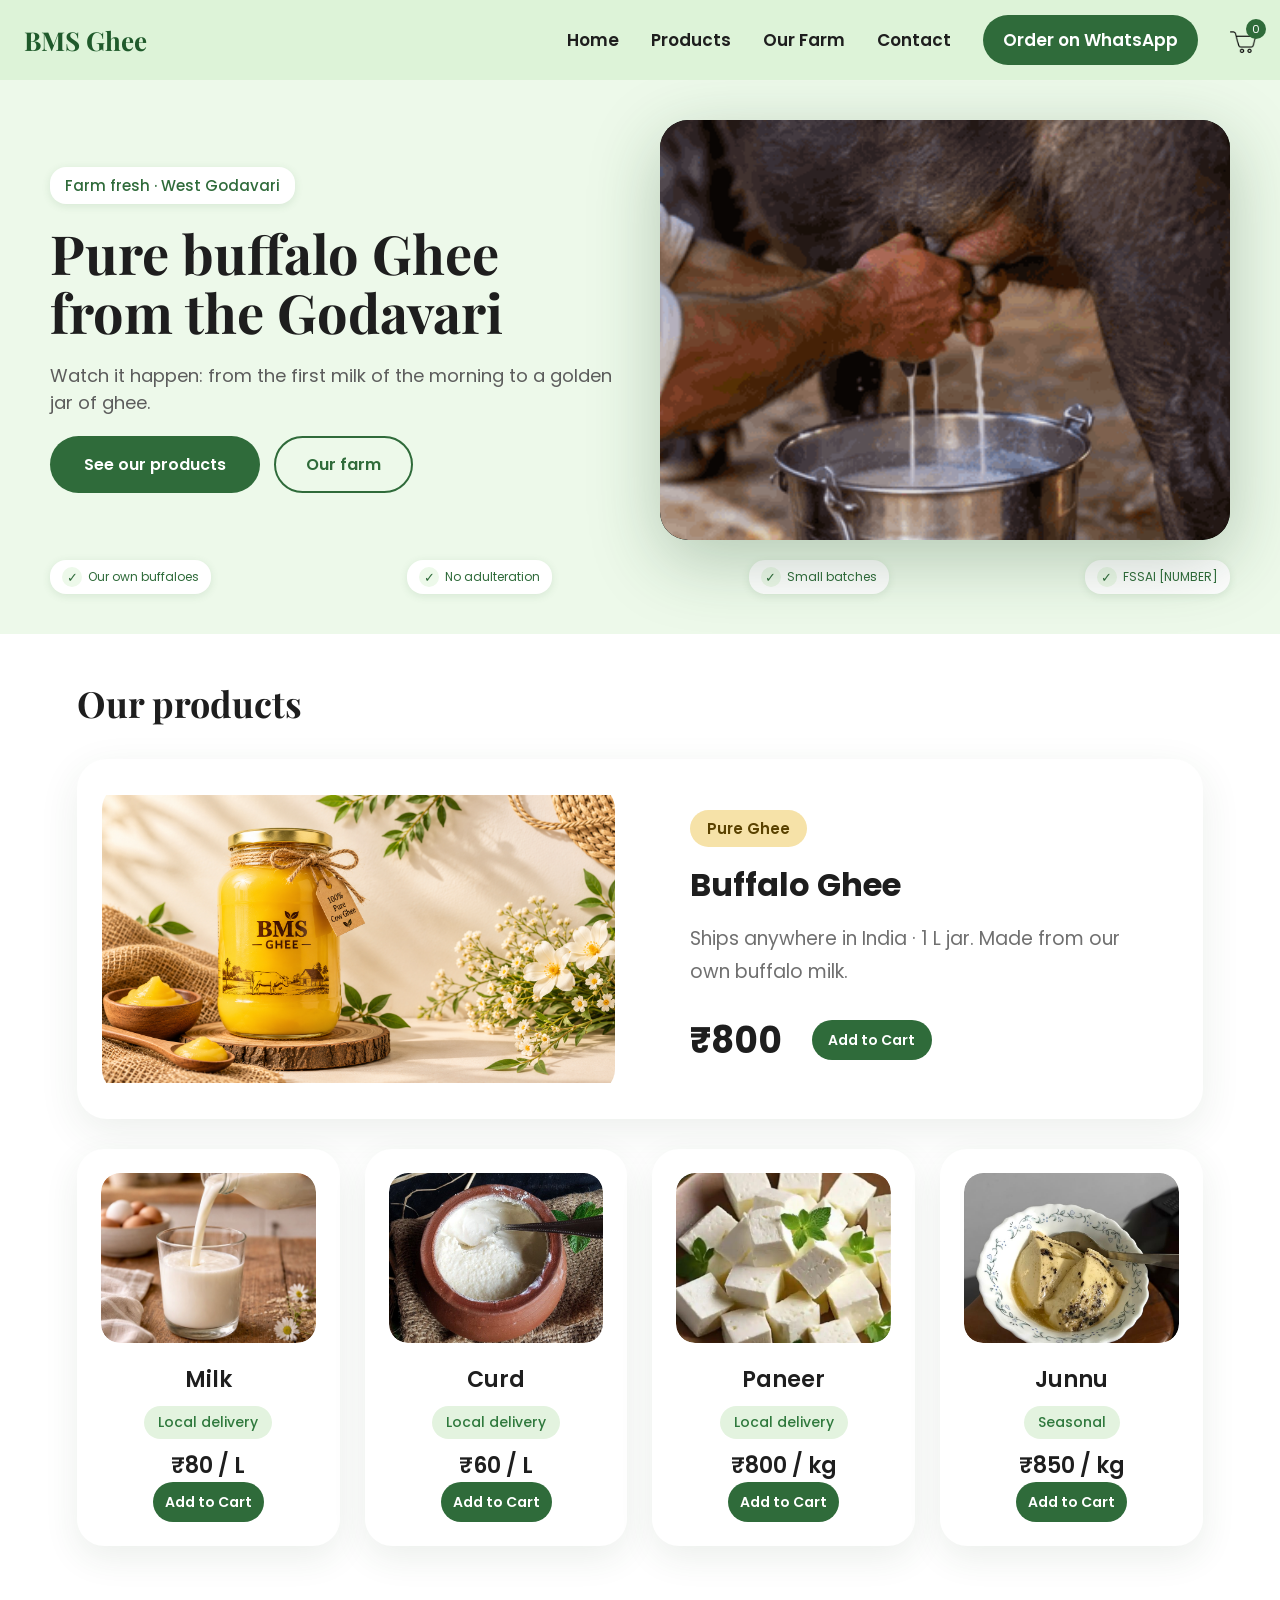
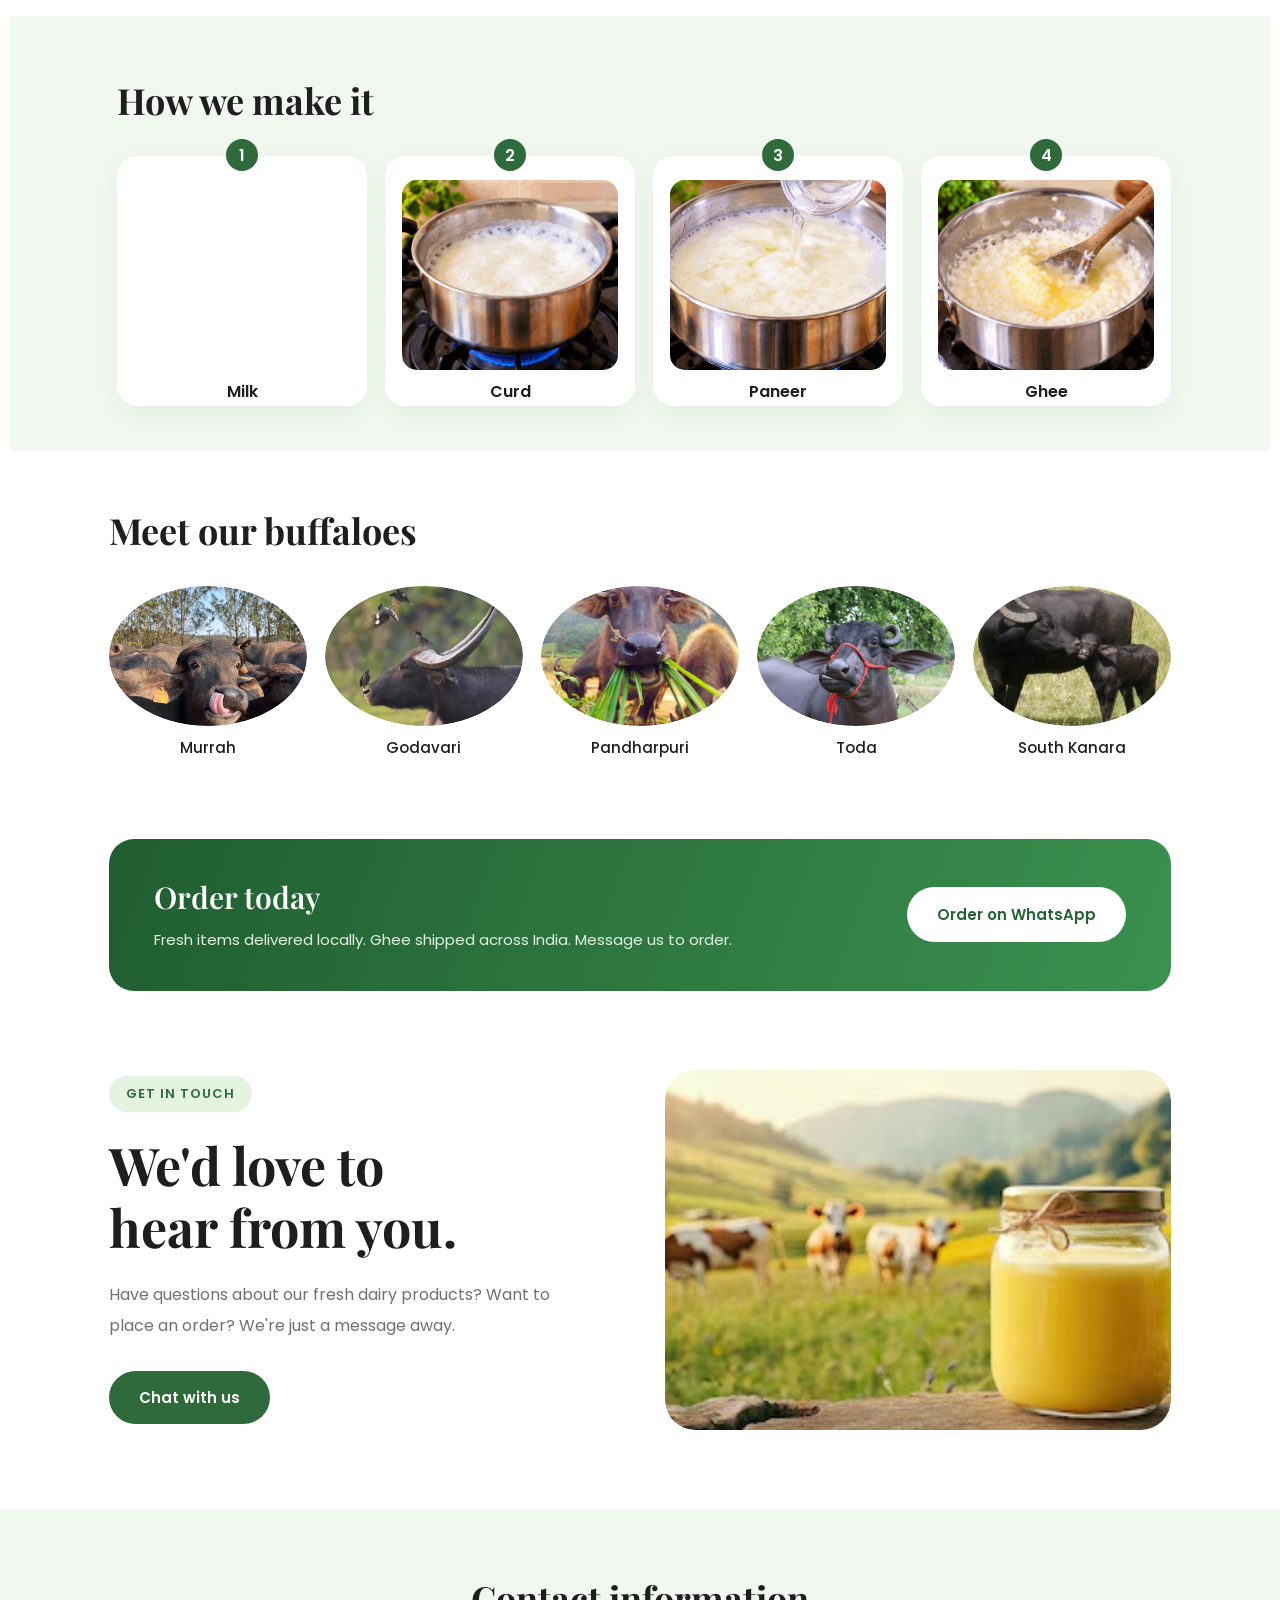
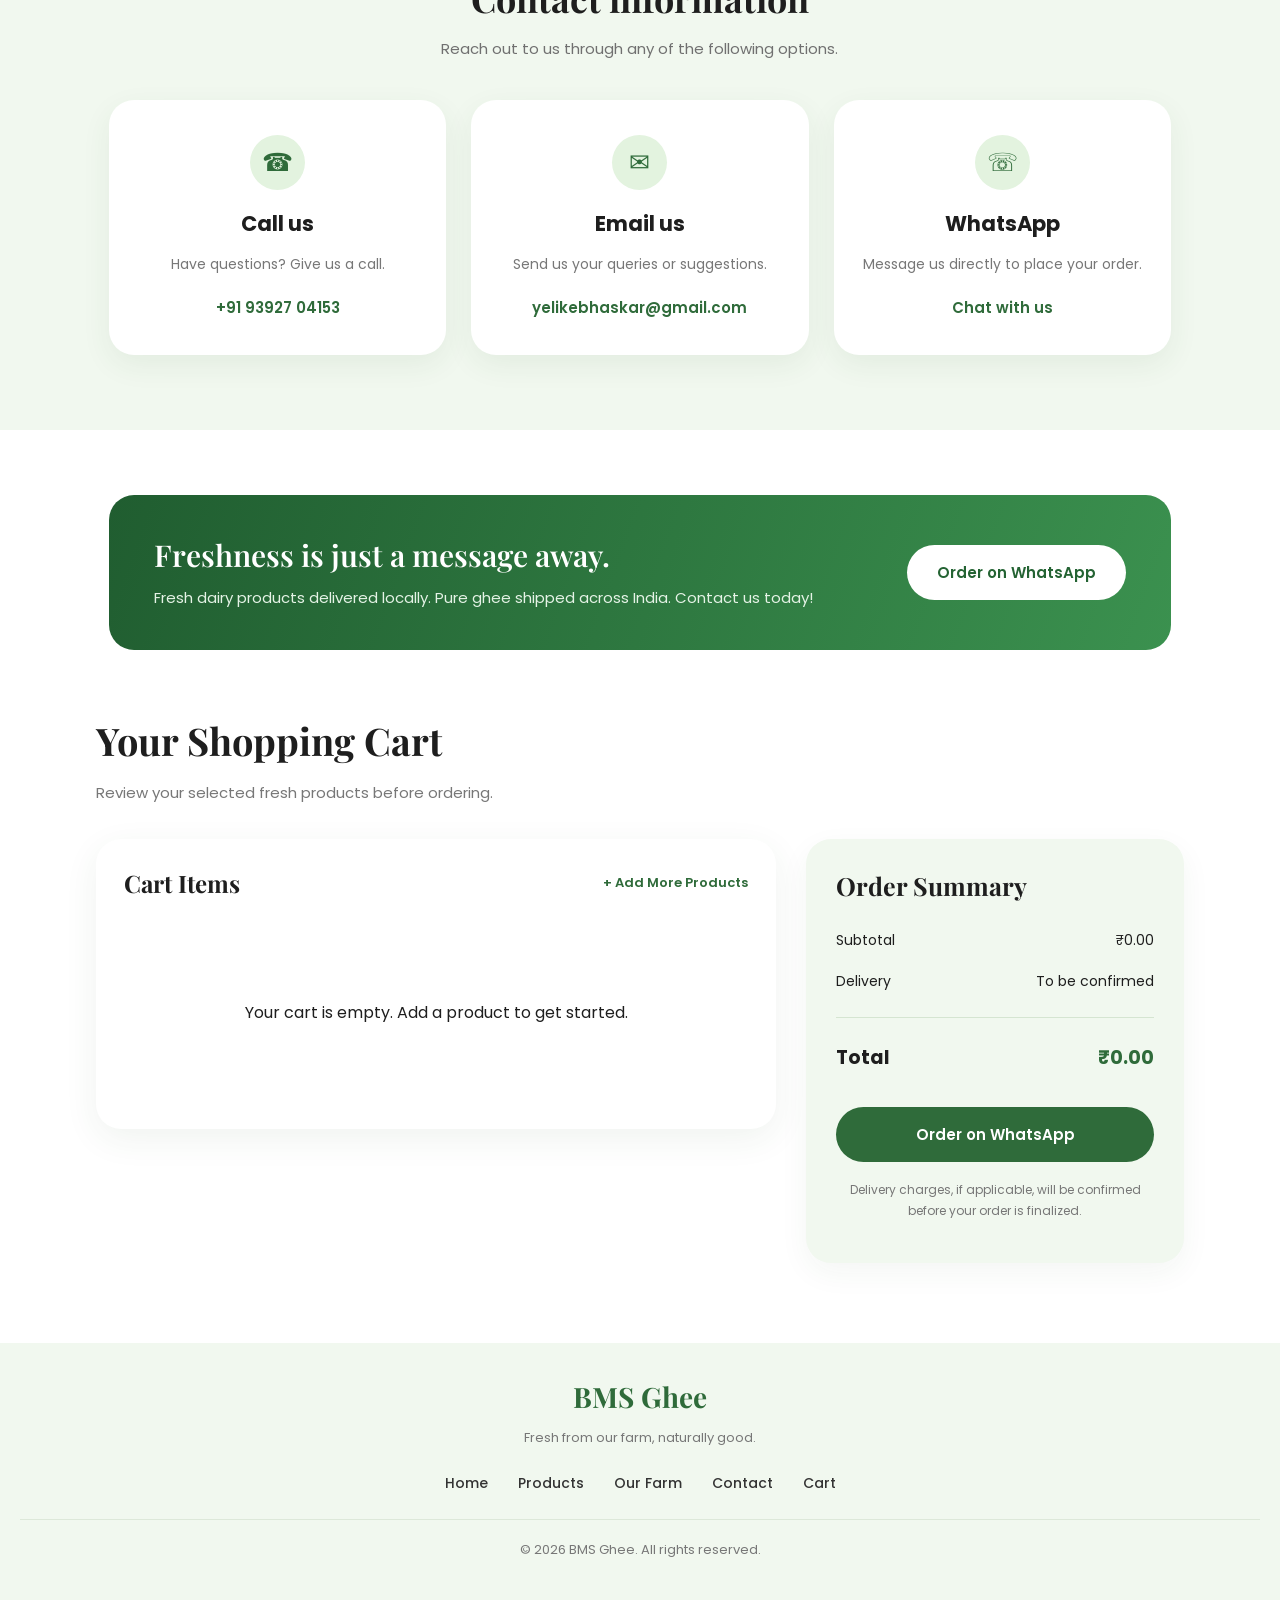
<file: index.html>
<!DOCTYPE html>
<html lang="en">
<head>
    <meta charset="UTF-8">
    <meta name="viewport" content="width=device-width, initial-scale=1.0">
    <title>BMS Ghee</title>
    <link rel="stylesheet" href="./assets/css/index.css">
    <link rel="stylesheet" href="./assets/css/products.css">
    <link rel="stylesheet" href="./assets/css/farm.css">
    <link rel="stylesheet" href="./assets/css/contact.css">
    <link rel="stylesheet" href="./assets/css/cart.css">
    <link rel="stylesheet" href="./assets/css/responsive.css">
    <link rel="preconnect" href="https://fonts.googleapis.com">
    <link rel="preconnect" href="https://fonts.gstatic.com" crossorigin>
    <link href="https://fonts.googleapis.com/css2?family=Playfair+Display:wght@600;700&family=Poppins:wght@400;500;600;700&display=swap" rel="stylesheet">
    <style>
        html {
            scroll-behavior: smooth;
            scroll-padding-top: 80px;
        }

        #site-header {
            position: sticky;
            top: 0;
            z-index: 10;
        }

        .page-section {
            scroll-margin-top: 80px;
        }
    </style>
</head>
<body>
    <header id="site-header">
        <div id="container">
            <a href="#home" class="logo">BMS Ghee</a>
            <button class="menu-toggle" type="button" aria-label="Open menu" aria-controls="main-navigation" aria-expanded="false">
                <span></span>
                <span></span>
                <span></span>
            </button>
            <nav id="main-navigation" class="site-nav" aria-label="Main navigation">
                <ul id="menu-cart">
                    <li><a href="#home" class="nav-link">Home</a></li>
                    <li><a href="#products" class="nav-link">Products</a></li>
                    <li><a href="#farm-section" class="nav-link">Our Farm</a></li>
                    <li><a href="#contact" class="nav-link">Contact</a></li>
                    <li><a href="#products" class="nav-link" id="order">Order on WhatsApp</a></li>
                    <li id="cart">
                        <a href="#cart-section" aria-label="Go to shopping cart">
                            <img id="cart-image" src="./assets/images/trolley.png" alt="Cart">
                            <span id="cart-count">0</span>
                        </a>
                    </li>
                </ul>
            </nav>
        </div>
    </header>

    <main>
        <section id="home" class="page-section">
            <div id="hero">
                <div id="hero-inner">
                    <p id="farm">Farm fresh · West Godavari</p>
                    <h1 id="pure">Pure buffalo Ghee from the Godavari</h1>
                    <p id="watch">Watch it happen: from the first milk of the morning to a golden jar of ghee.</p>
                    <div class="buttons">
                        <a class="btn btn-solid" href="#products">See our products</a>
                        <a class="btn btn-outline" href="#farm-section">Our farm</a>
                    </div>
                </div>
                <div id="hero-two">
                    <img id="img" src="./assets/images/From Buffalo Milk to Golden Ghee.gif" alt="From buffalo milk to golden ghee">
                </div>
                <ul id="destag">
                    <li><button class="correctbut" type="button" aria-label="Yes">✓</button> Our own buffaloes</li>
                    <li><button class="correctbut" type="button" aria-label="Yes">✓</button> No adulteration</li>
                    <li><button class="correctbut" type="button" aria-label="Yes">✓</button> Small batches</li>
                    <li><button class="correctbut" type="button" aria-label="Yes">✓</button> FSSAI [NUMBER]</li>
                </ul>
            </div>
        </section>

        <section id="products" class="products-section page-section">
            <h2 class="section-title">Our products</h2>
            <div class="featured-product">
                <div class="featured-image">
                    <img id="first" src="./assets/images/products/main.png" alt="BMS Buffalo Ghee">
                </div>
                <div class="featured-details">
                    <span class="product-tag">Pure Ghee</span>
                    <h2 class="name">Buffalo Ghee</h2>
                    <p class="product-description">Ships anywhere in India · 1 L jar. Made from our own buffalo milk.</p>
                    <div class="featured-bottom">
                        <h2 class="price">₹800</h2>
                        <button type="button" class="add-cart" data-name="Buffalo Ghee" data-price="800">Add to Cart</button>
                    </div>
                </div>
            </div>

            <div class="other-products">
                <div class="product-card">
                    <div  class="small-product-image"><img id="milkimg" src="assets/images/products/milk.jpg" alt="Milk"></div>
                    <h3 class="milk">Milk</h3>
                    <span class="delivery-tag">Local delivery</span>
                    <p class="small-price">₹80 / L</p>
                    <button type="button" class="add-cart" data-name="Milk" data-price="80">Add to Cart</button>
                </div>
                <div class="product-card">
                    <div class="small-product-image"><img id="curd" src="./assets/images/products/curd.jpg" alt="Curd"></div>
                    <h3 class="curd">Curd</h3>
                    <span class="delivery-tag">Local delivery</span>
                    <p class="small-price">₹60 / L</p>
                    <button type="button" class="add-cart" data-name="Curd" data-price="60">Add to Cart</button>
                </div>
                <div class="product-card">
                    <div class="small-product-image"><img id="paneer" src="./assets/images/products/paneer.jpg" alt="Paneer"></div>
                    <h3 class="paneer">Paneer</h3>
                    <span class="delivery-tag">Local delivery</span>
                    <p class="small-price">₹800 / kg</p>
                    <button type="button" class="add-cart" data-name="Paneer" data-price="800">Add to Cart</button>
                </div>
                <div class="product-card">
                    <div class="small-product-image"><img id="junnu" src="./assets/images/products/junnu.jpg" alt="Junnu"></div>
                    <h3 class="junnu">Junnu</h3>
                    <span class="delivery-tag seasonal">Seasonal</span>
                    <p class="small-price">₹850 / kg</p>
                    <button type="button" class="add-cart" data-name="Junnu" data-price="850">Add to Cart</button>
                </div>
            </div>
        </section>

        <section id="farm-section" class="page-section">
            <section class="process-section">
                <div class="section-container">
                    <h2 class="section-title">How we make it</h2>
                    <div class="process-cards">
                        <div class="process-card">
                            <span class="step-number">1</span>
                            <video class="process-video" autoplay muted loop playsinline preload="metadata">
                                <source src="./assets/images/buffalos/milk video.mp4" type="video/mp4">
                             
                            </video>
                            <h3>Milk</h3>
                        </div>
                        <div class="process-card">
                            <span class="step-number">2</span>
                            <!-- <video class="process-video" controls playsinline preload="metadata"> -->
                                <img class="process-video" src="./assets/images/buffalos/curd video.gif">
                                <!-- <source src="./assets/videos/curd.mp4" type="video/mp4"> -->
                              
                            </video>
                            <h3>Curd</h3>
                        </div>
                        <div class="process-card">
                            <span class="step-number">3</span>
                            <!-- <video class="process-video" controls playsinline preload="metadata">
                                 <source src="./assets/videos/butter.mp4" type="video/mp4"> -->
                              <img class="process-video" src="./assets/images/buffalos/paneer.gif">
                            <!-- </video>  -->
                            <h3>Paneer</h3>
                        </div>
                        <div class="process-card">
                            <span class="step-number">4</span>
                            <!-- <video class="process-video" controls playsinline preload="metadata">
                               <source src="./assets/videos/ghee.mp4" type="video/mp4"> -->
                            <img class="process-video" src="./assets/images/buffalos/ghee.gif">   
                            <!-- </video> --> 
                            <h3>Ghee</h3>
                        </div>
                    </div>
                </div>
            </section>

            <section  class="buffalo-section">
                <div class="section-container">
                    <h2 class="section-title">Meet our buffaloes</h2>
                    <div class="buffalo-container">
                        <div class="buffalo-card"><div class="buffalo-image"><img src="./assets/images/buffalos/1.jpg" alt="Murrah buffalo"></div><p>Murrah</p></div>
                        <div class="buffalo-card"><div class="buffalo-image"><img src="./assets/images/buffalos/2.jpg" alt="Godavari buffalo"></div><p>Godavari</p></div>
                        <div class="buffalo-card"><div class="buffalo-image"><img src="./assets/images/buffalos/3.jpg" alt="Pandharpuri buffalo"></div><p>Pandharpuri</p></div>
                        <div class="buffalo-card"><div class="buffalo-image"><img src="./assets/images/buffalos/4.jpg" alt="Toda buffalo"></div><p>Toda</p></div>
                        <div class="buffalo-card"><div class="buffalo-image"><img src="./assets/images/buffalos/5.jpg" alt="South Kanara buffalo"></div><p>South Kanara</p></div>
                    </div>
                </div>
            </section>

            <section class="order-section">
                <div class="order-banner">
                    <div class="order-content">
                        <h2>Order today</h2>
                        <p>Fresh items delivered locally. Ghee shipped across India. Message us to order.</p>
                    </div>
                    <a href="#products" class="whatsapp-btn" target="_blank" rel="noopener">Order on WhatsApp</a>
                </div>
            </section>
        </section>

        <section id="contact" class="page-section">
            <section class="contact-hero">
                <div class="contact-hero-content">
                    <span class="hero-tag">GET IN TOUCH</span>
                    <h1>We'd love to <br>hear from you.</h1>
                    <p>Have questions about our fresh dairy products? Want to place an order? We're just a message away.</p>
                    <a href="https://wa.me/919392704153" target="_blank" rel="noopener" class="hero-btn">Chat with us</a>
                </div>
                <div class="contact-hero-image">
                    <img src="./assets/images/contact.jpg" alt="Fresh dairy products from BMS Ghee">
                </div>
            </section>

            <section class="contact-section">
                <div class="section-heading">
                    <h2>Contact information</h2>
                    <p>Reach out to us through any of the following options.</p>
                </div>
                <div class="contact-cards">
                    <div class="contact-card">
                        <div class="contact-icon" aria-hidden="true">☎</div>
                        <h3>Call us</h3>
                        <p>Have questions? Give us a call.</p>
                        <a href="tel:+919392704153">+91 93927 04153</a>
                    </div>
                    <div class="contact-card">
                        <div class="contact-icon" aria-hidden="true">✉</div>
                        <h3>Email us</h3>
                        <p>Send us your queries or suggestions.</p>
                        <a href="mailto:yelikebhaskar@gmail.com">yelikebhaskar@gmail.com</a>
                    </div>
                    <div class="contact-card">
                        <div class="contact-icon" aria-hidden="true">☏</div>
                        <h3>WhatsApp</h3>
                        <p>Message us directly to place your order.</p>
                        <a href="https://wa.me/919392704153" target="_blank" rel="noopener">Chat with us</a>
                    </div>
                </div>
            </section>

            <section class="contact-order-section">
                <div class="contact-order-banner">
                    <div class="order-content">
                        <h2>Freshness is just a message away.</h2>
                        <p>Fresh dairy products delivered locally. Pure ghee shipped across India. Contact us today!</p>
                    </div>
                    <a href="./products.html" target="_blank" rel="noopener" class="whatsapp-btn">Order on WhatsApp</a>
                </div>
            </section>
        </section>

        <section id="cart-section" class="cart-section page-section">
            <h2 class="cart-heading">Your Shopping Cart</h2>
            <p class="cart-subheading">Review your selected fresh products before ordering.</p>
            <div class="cart-layout">
                <section class="cart-products">
                    <div class="cart-header">
                        <h2>Cart Items</h2>
                        <a href="#products" class="continue-shopping">+ Add More Products</a>
                    </div>
                    <div class="cart-container">
    
                    <div id="cart-items"></div>
                </section>
                <aside class="order-summary">
                    <h2>Order Summary</h2>
                    <div class="summary-row"><span>Subtotal</span><span id="cart-subtotal">₹0.00</span></div>
                    <div class="summary-row"><span>Delivery</span><span>To be confirmed</span></div>
                    <div class="summary-divider"></div>
                    <div class="summary-row total-row"><strong>Total</strong><strong id="cart-total">₹0.00</strong></div>
                    <button class="checkout-btn" type="button" onclick="checkoutWhatsApp()">Order on WhatsApp</button>
                    <p class="checkout-note">Delivery charges, if applicable, will be confirmed before your order is finalized.</p>
                </aside>
            </div>
        </section>
    </main>

    <footer class="footer">
        <div class="footer-content">
            <h2>BMS Ghee</h2>
            <p>Fresh from our farm, naturally good.</p>
            <div class="footer-links">
                <a href="#home">Home</a>
                <a href="#products">Products</a>
                <a href="#farm-section">Our Farm</a>
                <a href="#contact">Contact</a>
                <a href="#cart-section">Cart</a>
            </div>
            <p class="copyright">© 2026 BMS Ghee. All rights reserved.</p>
        </div>
    </footer>

    <script src="./assets/js/index.js"></script>
    <script src="./assets/js/navigation.js"></script>
</body>
</html>
</file>
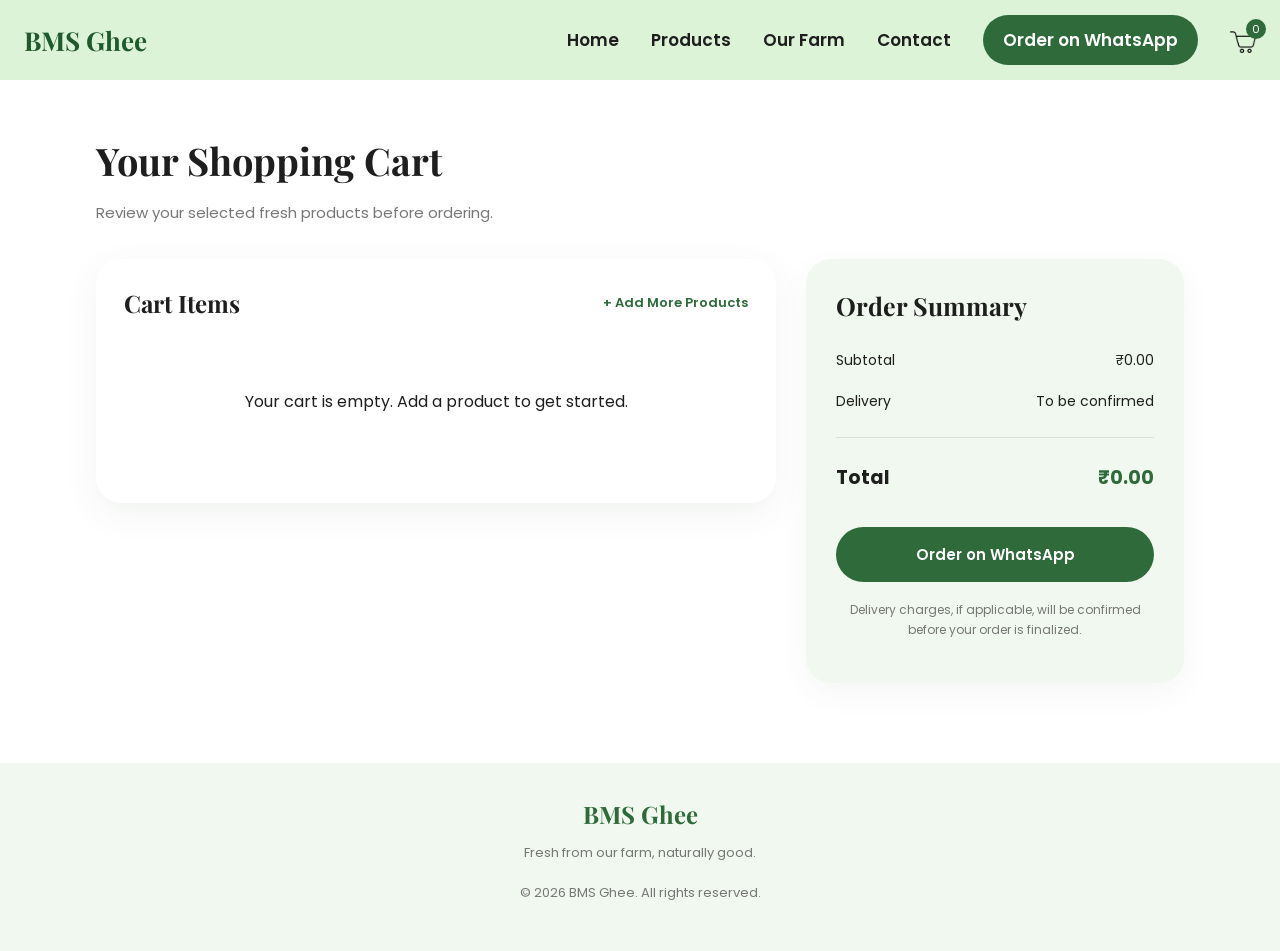
<file: cart.html>
<!DOCTYPE html>
<html lang="en">

<head>

    <meta charset="UTF-8">
    <meta name="viewport" content="width=device-width, initial-scale=1.0">

    <title>BMS Ghee - Shopping Cart</title>

    <link rel="stylesheet" href="./assets/css/cart.css">
    <link rel="stylesheet" href="./assets/css/responsive.css">

    <link rel="preconnect" href="https://fonts.googleapis.com">
    <link rel="preconnect" href="https://fonts.gstatic.com" crossorigin>

    <link href="https://fonts.googleapis.com/css2?family=Playfair+Display:wght@600;700&family=Poppins:wght@400;500;600&display=swap" rel="stylesheet">
    
    
</head>

<body>

    <!-- HEADER -->

    <header>

        <div id="container">

            <a href="./index.html" class="logo">BMS Ghee</a>

            <button class="menu-toggle" type="button" aria-label="Open menu" aria-controls="main-navigation" aria-expanded="false">
                <span></span>
                <span></span>
                <span></span>
            </button>

            <nav id="main-navigation" class="site-nav">

                <ul id="menu-cart">

                    <li>
                        <a href="./index.html" class="nav-link">Home</a>
                    </li>

                    <li>
                        <a href="./products.html" class="nav-link">Products</a>
                    </li>

                    <li>
                        <a href="./farm.html" class="nav-link">Our Farm</a>
                    </li>

                    <li>
                        <a href="./contact.html" class="nav-link">Contact</a>
                    </li>

                    <li>
                        <a href="./products.html"
                           class="nav-link" id="order"
                           target="_blank">
                            Order on WhatsApp
                        </a>
                    </li>

                    <li id="cart">

                        <a href="./cart.html" class="cart-link">

                            <img id="cart-image"
                                src="./assets/images/trolley.png"
                                alt="Cart">

                            <span id="cart-count">0</span>

                        </a>

                    </li>

                </ul>

            </nav>

        </div>

    </header>


    <!-- CART SECTION -->

    <main class="cart-section">

        <h1 class="cart-heading">Your Shopping Cart</h1>

        <p class="cart-subheading">
            Review your selected fresh products before ordering.
        </p>


        <div class="cart-layout">


            <!-- CART PRODUCTS -->

            <section class="cart-products">

                <div class="cart-header">

                    <h2>Cart Items</h2>

                    <a href="./products.html" class="continue-shopping">
                        + Add More Products
                    </a>

                </div>


                <!-- JAVASCRIPT WILL DISPLAY PRODUCTS HERE -->

                <div id="cart-items"></div>

            </section>



            <!-- ORDER SUMMARY -->

            <aside class="order-summary">

                <h2>Order Summary</h2>

                <div class="summary-row">

                    <span>Subtotal</span>

                    <span id="cart-subtotal">₹0.00</span>

                </div>

                <div class="summary-row">

                    <span>Delivery</span>

                    <span>To be confirmed</span>

                </div>

                <div class="summary-divider"></div>

                <div class="summary-row total-row">

                    <strong>Total</strong>

                    <strong id="cart-total">₹0.00</strong>

                </div>


                <button class="checkout-btn"
                    onclick="checkoutWhatsApp()">

                    Order on WhatsApp

                </button>

                <p class="checkout-note">
                    Delivery charges, if applicable, will be confirmed
                    before your order is finalized.
                </p>

            </aside>


        </div>

    </main>


    <!-- FOOTER -->

    <footer class="footer">

        <h2>BMS Ghee</h2>

        <p>Fresh from our farm, naturally good.</p>

        <p class="copyright">
            © 2026 BMS Ghee. All rights reserved.
        </p>

    </footer>


    <!-- CART JAVASCRIPT -->

    <script src="./assets/js/index.js"></script>
    <script src="./assets/js/navigation.js"></script>

</body>

</html>
</file>
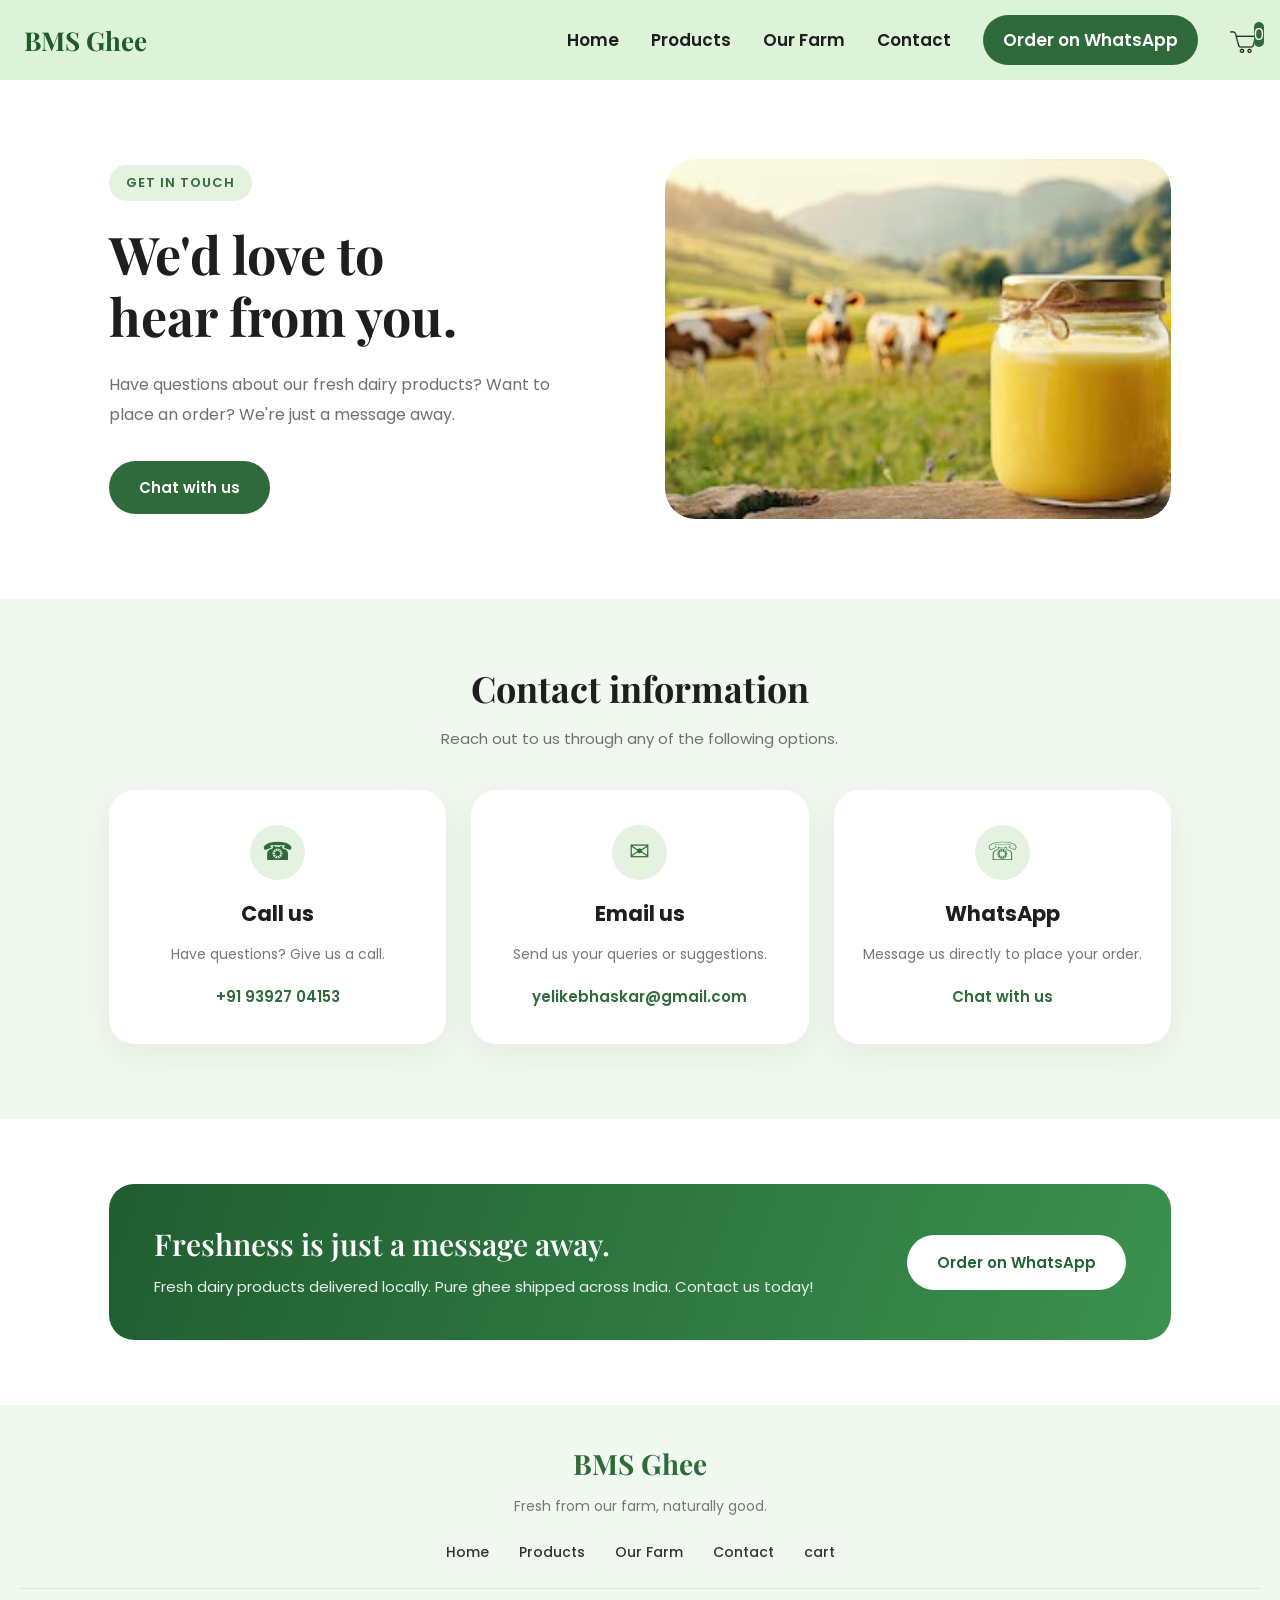
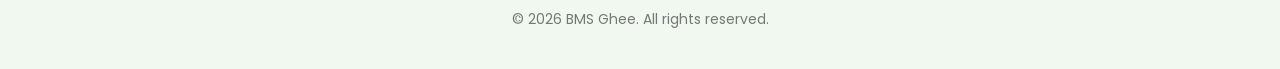
<file: contact.html>
<!DOCTYPE html>
<html lang="en">

<head>
    <meta charset="UTF-8">
    <meta name="viewport" content="width=device-width, initial-scale=1.0">

    <title>BMS Ghee - Contact Us</title>

    <link rel="stylesheet" href="./assets/css/contact.css">
    <link rel="stylesheet" href="./assets/css/responsive.css">

    <link rel="preconnect" href="https://fonts.googleapis.com">
    <link rel="preconnect" href="https://fonts.gstatic.com" crossorigin>

    <link href="https://fonts.googleapis.com/css2?family=Playfair+Display:wght@600;700&family=Poppins:wght@400;500;600&display=swap" rel="stylesheet">

</head>

<body>

    <!-- HEADER -->

    <header>

        <div id="container">

            <a href="./index.html" class="logo">BMS Ghee</a>

            <button class="menu-toggle" type="button" aria-label="Open menu" aria-controls="main-navigation" aria-expanded="false">
                <span></span>
                <span></span>
                <span></span>
            </button>

            <nav id="main-navigation" class="site-nav">

                <ul id="menu-cart">

                    <li>
                        <a href="./index.html" class="nav-link">Home</a>
                    </li>

                    <li>
                        <a href="./products.html" class="nav-link">Products</a>
                    </li>

                    <li>
                        <a href="./farm.html" class="nav-link">Our Farm</a>
                    </li>

                    <li>
                        <a href="./contact.html" class="nav-link">Contact</a>
                    </li>

                    <li>
                        <a href="./products.html"
                           class="nav-link" id="order"
                           target="_blank">
                            Order on WhatsApp
                        </a>
                    </li>

                    <li id="cart">
                     <a href="./cart.html">
                        <img id="cart-image"
                             src="./assets/images/trolley.png"
                             alt="Cart">

                        <span id="cart-count">0</span>
                     </a>
                       

                    </li>

                </ul>

            </nav>

        </div>

    </header>


    <!-- CONTACT HERO SECTION -->

    <main>

        <section class="contact-hero">

            <div class="contact-hero-content">

                <span class="hero-tag">GET IN TOUCH</span>

                <h1>
                    We'd love to <br>
                    hear from you.
                </h1>

                <p>
                    Have questions about our fresh dairy products?
                    Want to place an order? We're just a message away.
                </p>

                <a href="https://wa.me/919392704153"
                   target="_blank"
                   class="hero-btn">

                    Chat with us

                </a>

            </div>

            <div class="contact-hero-image">

                <img src="./assets/images/contact.jpg"
                     alt="Fresh dairy products from BMS Ghee">

            </div>

        </section>



        <!-- CONTACT INFORMATION -->

        <section class="contact-section">

            <div class="section-heading">

                <h2>Contact information</h2>

                <p>
                    Reach out to us through any of the following options.
                </p>

            </div>


            <div class="contact-cards">


                <!-- PHONE -->

                <div class="contact-card">

                    <div class="contact-icon">
                        ☎
                    </div>

                    <h3>Call us</h3>

                    <p>
                        Have questions? Give us a call.
                    </p>

                    <a href="tel:+919392704153">
                        +91 93927 04153
                    </a>

                </div>



                <!-- EMAIL -->

                <div class="contact-card">

                    <div class="contact-icon">
                        ✉
                    </div>

                    <h3>Email us</h3>

                    <p>
                        Send us your queries or suggestions.
                    </p>

                    <a href="mailto:yelikebhaskar@gmail.com">
                        yelikebhaskar@gmail.com
                    </a>

                </div>



                <!-- WHATSAPP -->

                <div class="contact-card">

                    <div class="contact-icon">
                        ☏
                    </div>

                    <h3>WhatsApp</h3>

                    <p>
                        Message us directly to place your order.
                    </p>

                    <a href="https://wa.me/919392704153"
                       target="_blank">

                        Chat with us

                    </a>

                </div>


            </div>

        </section>



        <!-- ORDER BANNER -->

        <section class="contact-order-section">

            <div class="contact-order-banner">

                <div class="order-content">

                    <h2>Freshness is just a message away.</h2>

                    <p>
                        Fresh dairy products delivered locally.
                        Pure ghee shipped across India.
                        Contact us today!
                    </p>

                </div>

                <a href="./products.html"
                   target="_blank"
                   class="whatsapp-btn">

                    Order on WhatsApp

                </a>

            </div>

        </section>


    </main>


    <!-- FOOTER -->

    <footer class="footer">

        <div class="footer-content">

            <h2>BMS Ghee</h2>

            <p>
                Fresh from our farm, naturally good.
            </p>

            <div class="footer-links">

                <a href="./index.html">Home</a>

                <a href="./products.html">Products</a>

                <a href="./farm.html">Our Farm</a>

                <a href="./contact.html">Contact</a>

                <a href="./cart.html">cart</a>

            </div>

            <p class="copyright">
                © 2026 BMS Ghee. All rights reserved.
            </p>

        </div>

    </footer>

    <script src="./assets/js/navigation.js"></script>
</body>

</html>
</file>
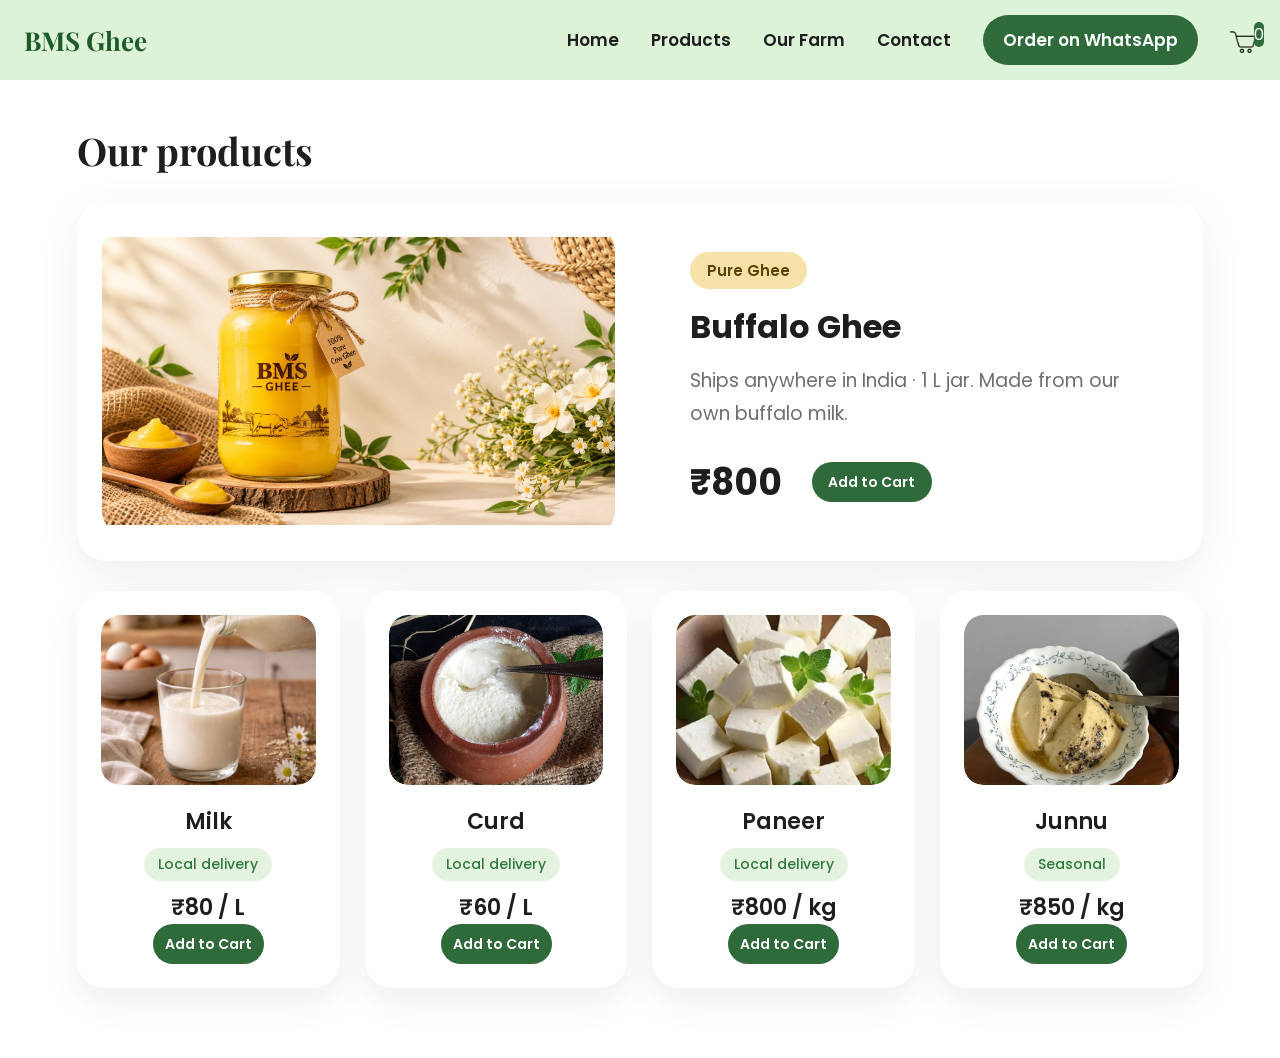
<file: products.html>
<!DOCTYPE html>
<html lang="en">

<head>
    <meta charset="UTF-8">
    <meta name="viewport" content="width=device-width, initial-scale=1.0">

    <title>BMS Ghee Products</title>

    <link rel="stylesheet" href="./assets/css/index.css">

    <link rel="preconnect" href="https://fonts.googleapis.com">
    <link rel="preconnect" href="https://fonts.gstatic.com" crossorigin>

    <link href="https://fonts.googleapis.com/css2?family=Playfair+Display:wght@600;700&family=Poppins:wght@400;500;600;700&display=swap" rel="stylesheet">

    <link rel="stylesheet" href="./assets/css/products.css">
    <link rel="stylesheet" href="./assets/css/responsive.css">
</head>

<body>

    <!-- HEADER -->
    <header>
        <div id="container">

            <a href="./index.html" class="logo">BMS Ghee</a>

            <button class="menu-toggle" type="button" aria-label="Open menu" aria-controls="main-navigation" aria-expanded="false">
                <span></span>
                <span></span>
                <span></span>
            </button>

            <nav id="main-navigation" class="site-nav">
                <ul id="menu-cart">

                    <li><a href="./index.html" class="nav-link">Home</a></li>
                    <li><a href="./products.html" class="nav-link">Products</a></li>
                    <li><a href="./farm.html" class="nav-link">Our Farm</a></li>
                    <li><a href="./contact.html" class="nav-link">Contact</a></li>

                    <li>
                        <a href="./products.html" class="nav-link" id="order">
                            Order on WhatsApp
                        </a>
                    </li>

                    <li id="cart">
                      <a href="./cart.html">
                         <img id="cart-image" src="./assets/images/trolley.png" alt="Cart">
                        <span id="cart-count">0</span>
                      </a> 
                    </li>

                </ul>
            </nav>

        </div>
    </header>


    <!-- PRODUCTS SECTION -->

    <main class="products-section">

        <h1 class="section-title">Our products</h1>


        <!-- FEATURED PRODUCT -->

        <div class="featured-product">

            <div class="featured-image">

                <img src="./assets/images/products/main.png"
                     alt="BMS Buffalo Ghee">

            </div>


            <div class="featured-details">

                <span class="product-tag">Pure Ghee</span>

                <h2>Buffalo Ghee</h2>

                <p class="product-description">
                    Ships anywhere in India · 1 L jar.
                    Made from our own buffalo milk.
                </p>


                <div class="featured-bottom">

                    <h2 class="price">₹800</h2>

                    <button class="add-cart"
                        data-name="Buffalo Ghee"
                        data-price="800">

                        Add to Cart

                    </button>

                </div>

            </div>

        </div>



        <!-- OTHER PRODUCTS -->

        <div class="other-products">


            <!-- MILK -->

            <div class="product-card">

                <div class="small-product-image">
                    <img src="./assets/images/products/milk.jpg" alt="Milk">
                </div>

                <h3>Milk</h3>

                <span class="delivery-tag">Local delivery</span>

                <p class="small-price">₹80 / L</p>

                <button class="add-cart"
                    data-name="Milk"
                    data-price="80">

                    Add to Cart

                </button>

            </div>



            <!-- CURD -->

            <div class="product-card">

                <div class="small-product-image">
                    <img src="./assets/images/products/curd.jpg" alt="Curd">
                </div>

                <h3>Curd</h3>

                <span class="delivery-tag">Local delivery</span>

                <p class="small-price">₹60 / L</p>

                <button class="add-cart"
                    data-name="Curd"
                    data-price="60">

                    Add to Cart

                </button>

            </div>



            <!-- PANEER -->

            <div class="product-card">

                <div class="small-product-image">
                    <img src="./assets/images/products/paneer.jpg" alt="Paneer">
                </div>

                <h3>Paneer</h3>

                <span class="delivery-tag">Local delivery</span>

                <p class="small-price">₹800 / kg</p>

                <button class="add-cart"
                    data-name="Paneer"
                    data-price="800">

                    Add to Cart

                </button>

            </div>



            <!-- JUNNU -->

            <div class="product-card">

                <div class="small-product-image">
                    <img src="./assets/images/products/junnu.jpg" alt="Junnu">
                </div>

                <h3>Junnu</h3>

                <span class="delivery-tag seasonal">Seasonal</span>

                <p class="small-price">₹850 / kg</p>

                <button class="add-cart"
                    data-name="Junnu"
                    data-price="850">

                    Add to Cart

                </button>

            </div>


        </div>

    </main>


    <!-- JAVASCRIPT -->

    <script src="./assets/js/index.js"></script>
    <script src="./assets/js/navigation.js"></script>

</body>
</html>
</file>
<file: assets/css/index.css>
:root{
   --font-heading: 'Playfair Display', Georgia, serif;
   --font-body: 'Poppins', Arial, sans-serif;
   --green: #2F6B3A;
}

*, *::before, *::after {
  box-sizing: border-box;
}

body {
  margin: 0;
  padding: 0;
  font-family: var(--font-body);
  color: #1E1E1E;
  overflow-x: hidden;
}

#container {
  display: flex;
  align-items: center;
  justify-content: space-between;
  gap: 20px;
  background-color: #DDF3D8;
  border-color: #C6E6BF;
  padding: 0 24px;
  height: 80px;
}

nav {
  min-width: 0;
}

h1 {
  font-family: var(--font-heading);
}

#menu-cart {
  display: flex;
  align-items: center;
  gap: 32px;
  list-style: none;
  margin: 0;
  padding: 0;
}

#cart {
  position: relative;
}

#cart-image {
  display: block;
  width: 26px;
  height: 26px;
}

#cart-count {
  position: absolute;
  top: -5px;
  right: -8px;
}

.logo {
  color: #1F5A2B;
  text-decoration: none;
  font-weight: 700;
  font-size: 26px;
  font-family: var(--font-heading);
}

.nav-link {
  text-decoration: none;
  color: #1E1E1E;
  font-size: 17px;
  font-weight: 600;
}

#order{
  display: inline-block;
  background-color: #2F6B3A;
  color: #FFFFFF;
  border-radius: 25px;
  padding: 12px 20px;
}

#cart-count{
  background-color: #2F6B3A;
  color: #FFFFFF;
  border: none;
  border-radius: 10px;
}

#hero{
  width: 100%;
  min-height: 550px;
  background-color: #EDF9EA;
  display: flex;
  align-items: center;
  justify-content: space-between;
  flex-wrap: wrap;
  padding: 40px 50px;
  gap: 20px 40px;
}

#hero-inner{
  width: calc(50% - 20px);
  min-width: 0;
  height: auto;
  position: relative;
}

#farm{
  margin: 0 0 20px;
  background-color: #FFFFFF;
  position: static;
  display: inline-block;
  padding: 7px 15px;
  font-size: 15px;
  font-weight: 500;
  border-radius: 16px;
  box-shadow: 0 2px 8px rgba(47, 107, 58, 0.12);
  color: #2F6B3A;
}

#pure{
  position: static;
  margin: 0;
  font-size: 54px;
  line-height: 1.1;
}

#watch{
  position: static;
  margin: 20px 0;
  color: #5C5C5C;
  font-size: 18px;
  line-height: 1.5;
}

#hero-two{
  width: calc(50% - 20px);
  min-width: 0;
  height: 420px;
  background-color: black;
  z-index: 1;
  border-radius: 28px;
  box-shadow: 0 20px 70px rgba(31, 74, 40, 0.28);
  overflow: hidden;
}

#img{
  z-index: 1;
  opacity: 0.9;
  display: block;
  border-radius: 28px;
  width: 100%;
  height: 100%;
  object-fit: cover;
}

.buttons {
  display: flex;
  align-items: center;
  gap: 14px;
  flex-wrap: wrap;
}

.btn-solid {
  background: #2F6B3A;
  color: #FFFFFF;
  padding: 16px 34px;
  font-size: 16px;
}

.btn-outline {
  border: 2px solid var(--green);
  color: #2F6B3A;
  padding: 14px 30px;
  font-size: 16px;
}

.btn {
  display: inline-block;
  text-decoration: none;
  font-family: var(--font-body);
  font-weight: 600;
  border-radius: 30px;
}

#destag{
  width: 100%;
  display: flex;
  align-items: center;
  justify-content: space-between;
  flex-wrap: wrap;
  gap: 10px;
  list-style: none;
  margin: 0;
  padding: 0;
}

#destag li{
  display: flex;
  align-items: center;
  gap: 6px;
  background-color: #FFFFFF;
  color: #2F6B3A;
  padding: 7px 12px;
  border-radius: 16px;
  font-size: 12px;
  white-space: nowrap;
  box-shadow: 0 2px 8px rgba(47, 107, 58, 0.12);
}

.correctbut{
  background-color: #EDF9EA;
  color: #2F6B3A;
  border: none;
  border-radius: 50%;
  width: 20px;
  height: 20px;
  padding: 0;
}

#cart-items {
    display: flex;
    flex-direction: column;
    gap: 15px;
    padding: 15px;
}

.cart-item {
    display: flex;
    align-items: center;
    gap: 15px;
    padding: 12px;
    border: 1px solid #ddd;
    border-radius: 12px;
    background: #fff;
}

.cart-item img {
    width: 100px;
    height: 100px;
    object-fit: cover;
    border-radius: 10px;
    margin-left: 20px;
}

.cart-details {
    flex: 1;
}

.cart-details h4 {
    margin: 0 0 8px;
}

.cart-details p {
    margin: 0 0 10px;
}

.quantity {
    display: flex;
    align-items: center;
    gap: 12px;
}

.quantity button {
    width: 30px;
    height: 30px;
    border: none;
    border-radius: 6px;
    cursor: pointer;
    background: #eee;
    font-size: 18px;
}
</file>
<file: assets/css/products.css>
:root {
    --font-heading: 'Playfair Display', Georgia, serif;
    --font-body: 'Poppins', Arial, sans-serif;
    --green: #2F6B3A;
    --light-green: #EEF6EC;
}

*,
*::before,
*::after {
    box-sizing: border-box;
}

body {
    margin: 0;
    padding: 0;
    font-family: var(--font-body);
    color: #1E1E1E;
    overflow-x: hidden;
}


/* PRODUCTS SECTION */

.products-section {
    max-width: 1450px;
    width: 88%;
    margin: 45px auto 70px;
}

.section-title {
    font-family: var(--font-heading);
    font-size: 38px;
    font-weight: 700;
    margin: 0 0 25px;
}


/* FEATURED PRODUCT */

.featured-product {
    display: grid;
    grid-template-columns: 1fr 1fr;
    width: 100%;
    min-height: 360px;
    background-color: #fff;
    border-radius: 30px;
    overflow: hidden;
    box-shadow: 0 12px 40px rgba(40, 80, 45, 0.09);
}


/* FEATURED IMAGE */

.featured-image {
    display: flex;
    align-items: center;
    justify-content: center;
    padding: 25px;
    background: transparent;
}

.featured-image img {
    width: 100%;
    height: 310px;
    object-fit: contain;
    border-radius: 25px;
}


/* FEATURED DETAILS */

.featured-details {
    display: flex;
    flex-direction: column;
    justify-content: center;
    padding: 45px 50px;
}

.product-tag {
    background-color: #F6E2A8;
    color: #5A4200;
    padding: 7px 17px;
    border-radius: 30px;
    font-size: 15px;
    font-weight: 600;
    width: fit-content;
}

.featured-details h2 {
    font-size: 32px;
    margin: 14px 0;
}

.product-description {
    color: #707070;
    font-size: 19px;
    line-height: 1.7;
    margin: 0;
}

.featured-bottom {
    display: flex;
    align-items: center;
    gap: 30px;
    margin-top: 25px;
}

.price {
    font-size: 36px !important;
    margin: 0 !important;
}


/* ALL ADD TO CART BUTTONS */

.add-cart {
    background-color: var(--green);
    color: white;
    border: none;
    border-radius: 40px;
    min-height: 40px;
    padding: 8px 12px;
    font-family: var(--font-body);
    font-size: 14px;
    font-weight: 600;
    cursor: pointer;
    transition: 0.3s ease;
}

.add-cart:hover {
    background-color: #214E2B;
    transform: translateY(-3px);
}

.featured-bottom .add-cart {
    min-width: 120px;
}

.product-quantity-control {
    display: inline-flex;
    align-items: center;
    justify-content: center;
    gap: 12px;
    min-height: 40px;
    padding: 4px 10px;
    border: 1px solid #D8E5D5;
    border-radius: 40px;
    color: var(--green);
    font-weight: 600;
}

.product-quantity-control button {
    width: 30px;
    height: 30px;
    border: 0;
    border-radius: 50%;
    background: var(--green);
    color: white;
    font-size: 18px;
    cursor: pointer;
}


/* OTHER PRODUCT CARDS */

.other-products {
    display: grid;
    grid-template-columns: repeat(4, 1fr);
    gap: 25px;
    margin-top: 30px;
}

.product-card {
    background-color: white;
    padding: 24px;
    border-radius: 27px;
    box-shadow: 0 12px 35px rgba(40, 80, 45, 0.09);
    transition: 0.3s ease;
    text-align: center;
}

.product-card:hover {
    transform: translateY(-5px);
}


/* SMALL PRODUCT IMAGES */

.small-product-image {
    width: 100%;
    height: 170px;
    background: transparent;
    border-radius: 19px;
    overflow: hidden;
    margin-bottom: 20px;
}

.small-product-image img {
    width: 100%;
    height: 100%;
    object-fit: cover;
    border-radius: 19px;
}


/* PRODUCT INFORMATION */

.product-card h3 {
    font-size: 22px;
    margin: 0 0 10px;
    font-weight: 600;
}

.delivery-tag {
    display: inline-block;
    background-color: #E3F3DF;
    color: #2F793D;
    padding: 6px 14px;
    border-radius: 25px;
    font-size: 14px;
    font-weight: 500;
}

.seasonal {
    background-color: #E3F3DF;
}

.small-price {
    font-size: 22px;
    font-weight: 600;
    margin: 10px 0 0;
}
</file>
<file: assets/css/farm.css>
:root {
    --font-heading: 'Playfair Display', Georgia, serif;
    --font-body: 'Poppins', Arial, sans-serif;
    --green: #2F6B3A;
}

*,
*::before,
*::after {
    box-sizing: border-box;
}

body {
    margin: 0;
    padding: 0;
    font-family: var(--font-body);
    color: #1E1E1E;
    overflow-x: hidden;
}


/* HEADER */

#container {
    display: flex;
    align-items: center;
    justify-content: space-between;
    gap: 20px;
    background-color: #DDF3D8;
    border-color: #C6E6BF;
    padding: 0 24px;
    height: 80px;
}

nav {
    min-width: 0;
}

#menu-cart {
    display: flex;
    align-items: center;
    gap: 32px;
    list-style: none;
    margin: 0;
    padding: 0;
}

.logo {
    color: #1F5A2B;
    text-decoration: none;
    font-weight: 700;
    font-size: 26px;
    font-family: var(--font-heading);
}

.nav-link {
    text-decoration: none;
    color: #1E1E1E;
    font-size: 17px;
    font-weight: 600;
}

#order {
    display: inline-block;
    background-color: #2F6B3A;
    color: #FFFFFF;
    border-radius: 25px;
    padding: 12px 20px;
}

#cart {
    position: relative;
}

#cart-image {
    display: block;
    width: 26px;
    height: 26px;
}

#cart-count {
    position: absolute;
    top: -5px;
    right: -8px;
    background-color: #2F6B3A;
    color: #FFFFFF;
    border: none;
    border-radius: 10px;
}


/* COMMON SECTION CONTAINER */

.section-container {
    width: 83%;
    max-width: 1200px;
    margin: auto;
}

.section-title {
    font-family: var(--font-heading);
    font-size: 36px;
    font-weight: 700;
    margin: 0 0 32px;
}


/* HOW WE MAKE IT */

.process-section {
    background-color: #F1F8EF;
    padding: 60px 0 45px;
    margin: 0 10px;
}

.process-cards {
    display: grid;
    grid-template-columns: repeat(4, 250px);
    grid-template-rows: repeat(1,250px);
    gap: 18px;
}

.process-card {
    position: relative;
    background-color: #FFFFFF;
    padding: 24px 17px 17px;
    border-radius: 20px;
    text-align: center;
    box-shadow: 0 8px 25px rgba(40, 80, 45, 0.06);
}

.step-number {
    position: absolute;
    top: -17px;
    left: 50%;
    transform: translateX(-50%);

    width: 32px;
    height: 32px;

    display: flex;
    align-items: center;
    justify-content: center;

    background-color: var(--green);
    color: #FFFFFF;

    border-radius: 50%;
    font-size: 16px;
    font-weight: 600;
}


/* VIDEO STYLING */

.process-video {
    display: block;
    width: 100%;
    height: 190px;

    object-fit: cover;

    border-radius: 15px;
    border: none;
    outline: none;

    background: transparent;
}

.process-card h3 {
    font-size: 16px;
    font-weight: 600;
    margin: 9px 0 0;
}


/* MEET OUR BUFFALOES */

.buffalo-section {
    padding: 55px 0 40px;
}

.buffalo-container {
    display: grid;
    grid-template-columns: repeat(5, 1fr);
    gap: 18px;
}

.buffalo-card {
    text-align: center;
}

.buffalo-image {
    width: 100%;
    height: 140px;
    border-radius: 50%;
    overflow: hidden;
}

.buffalo-image img {
    width: 100%;
    height: 100%;
    object-fit: cover;
    border-radius: 50%;
}

.buffalo-card p {
    font-size: 15px;
    font-weight: 500;
    margin-top: 10px;
}


/* ORDER BANNER */

.order-section {
    width: 83%;
    max-width: 1200px;
    margin: 25px auto 20px;
}

.order-banner {
    display: flex;
    align-items: center;
    justify-content: space-between;
    gap: 25px;

    background: linear-gradient(110deg, #205D30, #3B914F);

    padding: 38px 45px;
    border-radius: 25px;
}

.order-content h2 {
    color: #FFFFFF;
    font-family: var(--font-heading);
    font-size: 32px;
    font-weight: 600;
    margin: 0 0 8px;
}

.order-content p {
    color: #E5F3E6;
    font-size: 15px;
    margin: 0;
    line-height: 1.7;
}

.whatsapp-btn {
    display: inline-block;
    text-decoration: none;
    white-space: nowrap;

    background-color: #FFFFFF;
    color: #246333;

    padding: 16px 30px;
    border-radius: 40px;

    font-size: 15px;
    font-weight: 600;

    transition: 0.3s ease;
}

.whatsapp-btn:hover {
    background-color: #E8F4E8;
    transform: translateY(-3px);
}
</file>
<file: assets/css/contact.css>
:root {
    --font-heading: 'Playfair Display', Georgia, serif;
    --font-body: 'Poppins', Arial, sans-serif;
    --green: #2F6B3A;
    --light-green: #EEF6EC;
}

*,
*::before,
*::after {
    box-sizing: border-box;
}

body {
    margin: 0;
    padding: 0;
    font-family: var(--font-body);
    color: #1E1E1E;
    overflow-x: hidden;
}


/* HEADER */

#container {
    display: flex;
    align-items: center;
    justify-content: space-between;
    gap: 20px;
    background-color: #DDF3D8;
    border-color: #C6E6BF;
    padding: 0 24px;
    height: 80px;
}

nav {
    min-width: 0;
}

#menu-cart {
    display: flex;
    align-items: center;
    gap: 32px;
    list-style: none;
    margin: 0;
    padding: 0;
}

.logo {
    color: #1F5A2B;
    text-decoration: none;
    font-weight: 700;
    font-size: 26px;
    font-family: var(--font-heading);
}

.nav-link {
    text-decoration: none;
    color: #1E1E1E;
    font-size: 17px;
    font-weight: 600;
}

#order {
    display: inline-block;
    background-color: var(--green);
    color: #FFFFFF;
    border-radius: 25px;
    padding: 12px 20px;
}

#cart {
    position: relative;
}

#cart-image {
    display: block;
    width: 26px;
    height: 26px;
}

#cart-count {
    position: absolute;
    top: -5px;
    right: -8px;
    background-color: var(--green);
    color: #FFFFFF;
    border: none;
    border-radius: 10px;
}


/* CONTACT HERO */

.contact-hero {
    width: 83%;
    max-width: 1200px;
    margin: 65px auto;

    display: grid;
    grid-template-columns: 1fr 1fr;
    align-items: center;
    gap: 50px;
}

.contact-hero-content {
    padding: 20px 0;
}

.hero-tag {
    display: inline-block;
    background-color: #E3F3DF;
    color: var(--green);
    padding: 8px 17px;
    border-radius: 30px;
    font-size: 13px;
    font-weight: 600;
    letter-spacing: 1px;
}

.contact-hero-content h1 {
    font-family: var(--font-heading);
    font-size: 52px;
    line-height: 1.2;
    margin: 22px 0;
}

.contact-hero-content p {
    color: #707070;
    font-size: 16px;
    line-height: 1.9;
    max-width: 480px;
    margin-bottom: 30px;
}

.hero-btn {
    display: inline-block;
    background-color: var(--green);
    color: white;
    text-decoration: none;
    padding: 15px 30px;
    border-radius: 35px;
    font-size: 15px;
    font-weight: 600;
    transition: 0.3s ease;
}

.hero-btn:hover {
    background-color: #214E2B;
    transform: translateY(-3px);
}


/* HERO IMAGE */

.contact-hero-image {
    width: 100%;
    height: 360px;
    overflow: hidden;
    border-radius: 30px;
}

.contact-hero-image img {
    width: 100%;
    height: 100%;
    object-fit: cover;
    border-radius: 30px;
}


/* CONTACT INFORMATION */

.contact-section {
    background-color: #F1F8EF;
    padding: 65px 0 75px;
}

.section-heading {
    width: 83%;
    max-width: 1200px;
    margin: auto;
    text-align: center;
}

.section-heading h2 {
    font-family: var(--font-heading);
    font-size: 36px;
    margin: 0 0 12px;
}

.section-heading p {
    color: #707070;
    font-size: 15px;
    margin-bottom: 40px;
}


/* CONTACT CARDS */

.contact-cards {
    width: 83%;
    max-width: 1200px;
    margin: auto;

    display: grid;
    grid-template-columns: repeat(3, 1fr);
    gap: 25px;
}

.contact-card {
    background-color: #FFFFFF;
    padding: 35px 22px;
    text-align: center;
    border-radius: 25px;
    box-shadow: 0 10px 30px rgba(40, 80, 45, 0.07);
    transition: 0.3s ease;
}

.contact-card:hover {
    transform: translateY(-5px);
}

.contact-icon {
    width: 55px;
    height: 55px;
    margin: 0 auto 18px;

    display: flex;
    align-items: center;
    justify-content: center;

    background-color: #E3F3DF;
    color: var(--green);

    border-radius: 50%;
    font-size: 25px;
}

.contact-card h3 {
    font-size: 21px;
    margin: 0 0 10px;
}

.contact-card p {
    font-size: 14px;
    color: #777777;
    line-height: 1.7;
    margin-bottom: 18px;
}

.contact-card a {
    color: var(--green);
    text-decoration: none;
    font-size: 15px;
    font-weight: 600;
    overflow-wrap: anywhere;
}

.contact-card a:hover {
    text-decoration: underline;
}


/* ORDER BANNER */

.contact-order-section {
    width: 83%;
    max-width: 1200px;
    margin: 65px auto;
}

.contact-order-banner {
    display: flex;
    align-items: center;
    justify-content: space-between;
    gap: 25px;

    background: linear-gradient(110deg, #205D30, #3B914F);

    padding: 40px 45px;
    border-radius: 25px;
}

.order-content h2 {
    color: #FFFFFF;
    font-family: var(--font-heading);
    font-size: 30px;
    font-weight: 600;
    margin: 0 0 10px;
}

.order-content p {
    color: #E5F3E6;
    font-size: 15px;
    line-height: 1.7;
    margin: 0;
}

.whatsapp-btn {
    display: inline-block;
    text-decoration: none;
    white-space: nowrap;

    background-color: #FFFFFF;
    color: #246333;

    padding: 16px 30px;
    border-radius: 40px;

    font-size: 15px;
    font-weight: 600;

    transition: 0.3s ease;
}

.whatsapp-btn:hover {
    background-color: #E8F4E8;
    transform: translateY(-3px);
}


/* FOOTER */

.footer {
    background-color: #F1F8EF;
    padding: 40px 20px 25px;
    text-align: center;
}

.footer-content h2 {
    color: var(--green);
    font-family: var(--font-heading);
    font-size: 28px;
    margin: 0 0 8px;
}

.footer-content p {
    color: #777777;
    font-size: 14px;
}

.footer-links {
    display: flex;
    justify-content: center;
    gap: 30px;
    margin: 25px 0;
}

.footer-links a {
    text-decoration: none;
    color: #333333;
    font-size: 14px;
    font-weight: 500;
}

.footer-links a:hover {
    color: var(--green);
}

.copyright {
    border-top: 1px solid #DDE8D9;
    padding-top: 20px;
    margin-top: 25px;
}
</file>
<file: assets/css/cart.css>
:root {
    --font-heading: 'Playfair Display', Georgia, serif;
    --font-body: 'Poppins', Arial, sans-serif;
    --green: #2F6B3A;
    --light-green: #EEF6EC;
}

*,
*::before,
*::after {
    box-sizing: border-box;
}

body {
    margin: 0;
    padding: 0;
    font-family: var(--font-body);
    color: #1E1E1E;
    overflow-x: hidden;
}


/* HEADER */

#container {
    display: flex;
    align-items: center;
    justify-content: space-between;
    gap: 20px;
    background-color: #DDF3D8;
    padding: 0 24px;
    height: 80px;
}

nav {
    min-width: 0;
}

#menu-cart {
    display: flex;
    align-items: center;
    gap: 32px;
    list-style: none;
    margin: 0;
    padding: 0;
}

.logo {
    color: #1F5A2B;
    text-decoration: none;
    font-weight: 700;
    font-size: 26px;
    font-family: var(--font-heading);
}

.nav-link {
    text-decoration: none;
    color: #1E1E1E;
    font-size: 17px;
    font-weight: 600;
}

#order {
    display: inline-block;
    background-color: var(--green);
    color: white;
    border-radius: 25px;
    padding: 12px 20px;
}

#cart {
    position: relative;
}

.cart-link {
    display: block;
    position: relative;
}

#cart-image {
    width: 26px;
    height: 26px;
    display: block;
}

#cart-count {
    position: absolute;
    top: -8px;
    right: -10px;
    min-width: 20px;
    height: 20px;
    padding: 0 5px;
    display: flex;
    justify-content: center;
    align-items: center;
    background-color: var(--green);
    color: white;
    border: none;
    border-radius: 50%;
    font-size: 11px;
}


/* CART SECTION */

.cart-section {
    width: 85%;
    max-width: 1250px;
    margin: 55px auto 80px;
}

.cart-heading {
    font-family: var(--font-heading);
    font-size: 38px;
    margin: 0 0 10px;
}

.cart-subheading {
    color: #777;
    font-size: 15px;
    margin-bottom: 35px;
}


/* CART LAYOUT */

.cart-layout {
    display: grid;
    grid-template-columns: 1.8fr 1fr;
    gap: 30px;
    align-items: start;
}


/* CART PRODUCTS */

.cart-products {
    background-color: white;
    border-radius: 25px;
    padding: 28px;
    box-shadow: 0 10px 35px rgba(40, 80, 45, 0.07);
}

.cart-header {
    display: flex;
    align-items: center;
    justify-content: space-between;
    gap: 15px;
    margin-bottom: 25px;
}

.cart-header h2 {
    font-family: var(--font-heading);
    font-size: 24px;
    margin: 0;
}

.continue-shopping {
    color: var(--green);
    text-decoration: none;
    font-size: 13px;
    font-weight: 600;
}


/* INDIVIDUAL CART ITEM */

.cart-item {
    display: grid;
    grid-template-columns: 115px 1fr auto;
    align-items: center;
    gap: 20px;
    padding: 20px 0;
    border-bottom: 1px solid #EAEAEA;
}

.cart-product-image {
    width: 115px;
    height: 110px;
    border-radius: 18px;
    overflow: hidden;
}

.cart-product-image img {
    width: 100%;
    height: 100%;
    object-fit: cover;
    border-radius: 18px;
}

.cart-product-details h3 {
    font-size: 18px;
    margin: 0 0 7px;
}

.cart-product-details p {
    font-size: 15px;
    color: var(--green);
    font-weight: 600;
    margin: 0 0 12px;
}


/* QUANTITY CONTROL */

.quantity-control {
    display: flex;
    align-items: center;
    gap: 15px;
}

.quantity-control span {
    font-weight: 600;
    font-size: 15px;
}

.quantity-btn {
    width: 29px;
    height: 29px;
    border: 1px solid #D8E5D5;
    background-color: #EEF6EC;
    color: var(--green);
    border-radius: 50%;
    cursor: pointer;
    font-size: 17px;
    font-weight: 600;
}

.quantity-btn:hover {
    background-color: var(--green);
    color: white;
}


/* CART ITEM RIGHT */

.cart-item-right {
    text-align: right;
}

.cart-item-right h3 {
    font-size: 17px;
    margin: 0 0 12px;
}

.remove-btn {
    background: none;
    border: none;
    color: #D34B4B;
    font-family: var(--font-body);
    font-size: 13px;
    cursor: pointer;
}

.remove-btn:hover {
    text-decoration: underline;
}


/* EMPTY CART */

.empty-cart {
    text-align: center;
    padding: 45px 15px;
}

.empty-cart h2 {
    font-family: var(--font-heading);
    font-size: 25px;
}

.empty-cart p {
    color: #777;
    font-size: 14px;
    margin-bottom: 25px;
}

.continue-btn {
    display: inline-block;
    text-decoration: none;
    color: white;
    background-color: var(--green);
    padding: 13px 25px;
    border-radius: 30px;
}


/* ORDER SUMMARY */

.order-summary {
    background-color: #F1F8EF;
    padding: 30px;
    border-radius: 25px;
    box-shadow: 0 10px 30px rgba(40, 80, 45, 0.05);
}

.order-summary h2 {
    font-family: var(--font-heading);
    font-size: 25px;
    margin: 0 0 28px;
}

.summary-row {
    display: flex;
    justify-content: space-between;
    align-items: center;
    gap: 15px;
    font-size: 14px;
    margin: 20px 0;
}

.summary-divider {
    border-top: 1px solid #D5E5D1;
    margin: 25px 0;
}

.total-row {
    font-size: 19px;
}

.total-row strong:last-child {
    color: var(--green);
}


/* CHECKOUT BUTTON */

.checkout-btn {
    width: 100%;
    background-color: var(--green);
    color: white;
    border: none;
    border-radius: 35px;
    padding: 16px 15px;
    font-family: var(--font-body);
    font-size: 15px;
    font-weight: 600;
    cursor: pointer;
    transition: 0.3s ease;
    margin-top: 15px;
}

.checkout-btn:hover {
    background-color: #214E2B;
    transform: translateY(-3px);
}

.checkout-note {
    font-size: 12px;
    color: #777;
    line-height: 1.7;
    text-align: center;
    margin-top: 18px;
}


/* FOOTER */

.footer {
    background-color: #F1F8EF;
    text-align: center;
    padding: 35px 20px;
}

.footer h2 {
    font-family: var(--font-heading);
    color: var(--green);
    margin: 0 0 10px;
}

.footer p {
    font-size: 13px;
    color: #777;
}

.copyright {
    margin-top: 20px;
}
</file>
<file: assets/css/responsive.css>
img,
video {
    max-width: 100%;
}

.menu-toggle {
    display: none;
}

@media (max-width: 900px) {
    #container {
        height: auto;
        min-height: 80px;
        flex-direction: column;
        justify-content: center;
        gap: 10px;
        padding: 14px 20px;
    }

    nav {
        width: 100%;
    }

    #menu-cart {
        flex-wrap: wrap;
        justify-content: center;
        gap: 10px 20px;
    }

    #hero {
        padding: 36px;
    }

    #hero-inner,
    #hero-two {
        width: 100%;
    }

    #hero-two {
        height: clamp(240px, 48vw, 380px);
    }

    #pure {
        font-size: clamp(40px, 6vw, 52px);
    }

    .products-section,
    .section-container,
    .contact-hero,
    .section-heading,
    .contact-cards,
    .order-section,
    .contact-order-section {
        width: calc(100% - 48px);
    }

    .featured-product {
        grid-template-columns: 1fr 1fr;
    }

    .featured-details {
        padding: 30px;
    }

    .featured-bottom {
        flex-wrap: wrap;
        gap: 16px;
    }

    .other-products {
        grid-template-columns: repeat(2, minmax(0, 1fr));
        gap: 18px;
    }

    .process-cards {
        grid-template-columns: repeat(2, minmax(0, 1fr));
        grid-template-rows: auto;
    }

    .buffalo-container {
        grid-template-columns: repeat(3, minmax(0, 1fr));
    }

    .contact-hero {
        grid-template-columns: 1fr 1fr;
        gap: 28px;
    }

    .contact-hero-content h1 {
        font-size: clamp(38px, 5vw, 48px);
    }

    .contact-cards {
        grid-template-columns: repeat(2, minmax(0, 1fr));
    }

    .cart-section {
        width: calc(100% - 48px);
    }

    .cart-layout {
        grid-template-columns: minmax(0, 1.5fr) minmax(250px, 1fr);
        gap: 20px;
    }

    .cart-products,
    .order-summary {
        padding: 22px;
    }

    .cart-item {
        grid-template-columns: 90px minmax(0, 1fr) auto;
        gap: 14px;
    }

    .cart-product-image {
        width: 90px;
        height: 90px;
    }

    .order-banner,
    .contact-order-banner {
        padding: 32px;
    }
}

@media (max-width: 700px) {
    #container {
        display: grid;
        grid-template-columns: minmax(0, 1fr) auto;
        flex-direction: initial;
        justify-content: initial;
        gap: 0 12px;
        padding: 12px 18px;
    }

    .menu-toggle {
        grid-column: 2;
        grid-row: 1;
        display: flex;
        flex-direction: column;
        justify-content: center;
        gap: 5px;
        width: 44px;
        height: 44px;
        padding: 10px;
        border: 1px solid #C6E6BF;
        border-radius: 10px;
        background: #FFFFFF;
        cursor: pointer;
    }

    .menu-toggle span {
        display: block;
        width: 100%;
        height: 2px;
        border-radius: 2px;
        background: #2F6B3A;
    }

    .site-nav {
        display: none;
        grid-column: 1 / -1;
        grid-row: 2;
        width: 100%;
        padding-top: 12px;
    }

    .site-nav.is-open {
        display: block;
    }

    #menu-cart {
        flex-direction: column;
        align-items: stretch;
        gap: 0;
        padding: 6px 0;
    }

    #menu-cart li {
        text-align: center;
    }

    #menu-cart .nav-link {
        display: block;
        padding: 10px 12px;
    }

    #menu-cart #order {
        display: inline-block;
        margin: 4px 0;
    }

    #menu-cart #cart {
        display: flex;
        justify-content: center;
        padding: 10px;
    }

    #menu-cart #cart > a {
        position: relative;
        display: inline-flex;
        align-items: center;
        justify-content: center;
    }

    .site-nav #cart-count {
        top: -7px;
        right: -7px;
        display: flex;
        align-items: center;
        justify-content: center;
        min-width: 20px;
        height: 20px;
        padding: 0 5px;
        border-radius: 50%;
        font-size: 11px;
    }

    #hero {
        min-height: auto;
        padding: 30px 24px;
    }

    #hero-inner {
        width: 100%;
    }

    #hero-two {
        width: 100%;
    }

    #destag {
        justify-content: flex-start;
    }

    .featured-product,
    .contact-hero {
        grid-template-columns: 1fr;
    }

    .featured-image img {
        height: 260px;
    }

    .featured-details {
        padding: 12px 24px 28px;
    }

    .featured-details h2 {
        font-size: 28px;
    }

    .product-description {
        font-size: 16px;
    }

    .contact-hero {
        margin: 36px auto;
    }

    .contact-hero-image {
        height: clamp(220px, 60vw, 340px);
    }

    .cart-layout {
        grid-template-columns: 1fr;
    }

    .order-banner,
    .contact-order-banner {
        flex-direction: column;
        align-items: flex-start;
    }

    .whatsapp-btn {
        white-space: normal;
        text-align: center;
    }

    .footer-links {
        flex-wrap: wrap;
        gap: 14px 22px;
    }
}

@media (max-width: 520px) {
    #container {
        padding: 12px 14px;
    }

    .logo {
        font-size: 23px;
    }

    #menu-cart {
        gap: 8px 14px;
    }

    .nav-link {
        font-size: 14px;
    }

    #order {
        padding: 8px 12px;
        font-size: 13px;
    }

    #hero {
        padding: 24px 18px;
    }

    #farm {
        font-size: 13px;
    }

    #pure {
        font-size: clamp(34px, 10vw, 44px);
    }

    #watch {
        font-size: 16px;
    }

    .btn-solid,
    .btn-outline {
        padding: 12px 20px;
        font-size: 14px;
    }

    .products-section,
    .section-container,
    .contact-hero,
    .section-heading,
    .contact-cards,
    .order-section,
    .contact-order-section,
    .cart-section {
        width: calc(100% - 32px);
    }

    .products-section {
        margin-top: 30px;
    }

    .section-title,
    .section-heading h2 {
        font-size: 30px;
    }

    .other-products {
        gap: 12px;
    }

    .product-card {
        padding: 15px 11px;
        border-radius: 20px;
    }

    .small-product-image {
        height: 130px;
        margin-bottom: 14px;
    }

    .product-card h3,
    .small-price {
        font-size: 18px;
    }

    .delivery-tag {
        padding: 5px 9px;
        font-size: 12px;
    }

    .product-quantity-control {
        gap: 8px;
        padding: 4px 7px;
    }

    .product-quantity-control button {
        width: 28px;
        height: 28px;
    }

    .featured-details {
        padding: 8px 18px 22px;
    }

    .featured-bottom {
        justify-content: space-between;
    }

    .price {
        font-size: 30px !important;
    }

    .process-section {
        margin: 0;
        padding: 40px 0 32px;
    }

    .process-cards {
        gap: 14px;
    }

    .process-card {
        padding: 20px 10px 12px;
    }

    .process-video {
        height: 130px;
    }

    .buffalo-section {
        padding: 40px 0 30px;
    }

    .buffalo-container {
        grid-template-columns: repeat(2, minmax(0, 1fr));
        gap: 18px 12px;
    }

    .buffalo-image {
        height: auto;
        aspect-ratio: 1;
    }

    .order-section,
    .contact-order-section {
        margin-top: 30px;
    }

    .order-banner,
    .contact-order-banner {
        gap: 18px;
        padding: 24px 20px;
    }

    .order-content h2 {
        font-size: 26px;
    }

    .contact-hero-content h1 {
        font-size: 40px;
    }

    .contact-section {
        padding: 42px 0;
    }

    .contact-cards {
        grid-template-columns: 1fr;
        gap: 16px;
    }

    .contact-card {
        padding: 26px 18px;
    }

    .cart-section {
        margin: 32px auto 50px;
    }

    .cart-heading {
        font-size: 31px;
    }

    .cart-subheading {
        margin-bottom: 24px;
    }

    .cart-products,
    .order-summary {
        padding: 18px 14px;
        border-radius: 18px;
    }

    .cart-header {
        align-items: flex-start;
        flex-wrap: wrap;
        margin-bottom: 16px;
    }

    #cart-items {
        padding: 0;
    }

    .cart-item {
        grid-template-columns: 68px minmax(0, 1fr);
        gap: 10px;
        padding: 14px 0;
    }

    .cart-item img {
        width: 68px;
        height: 68px;
        margin-left: 0;
    }

    .cart-product-image {
        width: 68px;
        height: 68px;
    }

    .cart-product-details h3 {
        font-size: 16px;
    }

    .cart-product-details p {
        font-size: 13px;
    }

    .cart-item-right {
        grid-column: 2;
        text-align: left;
    }

    .cart-item-right h3 {
        margin: 0;
        font-size: 15px;
    }

    .quantity-control {
        gap: 10px;
    }

    .summary-row {
        font-size: 13px;
    }

    .footer-links {
        gap: 12px 18px;
    }
}
</file>
